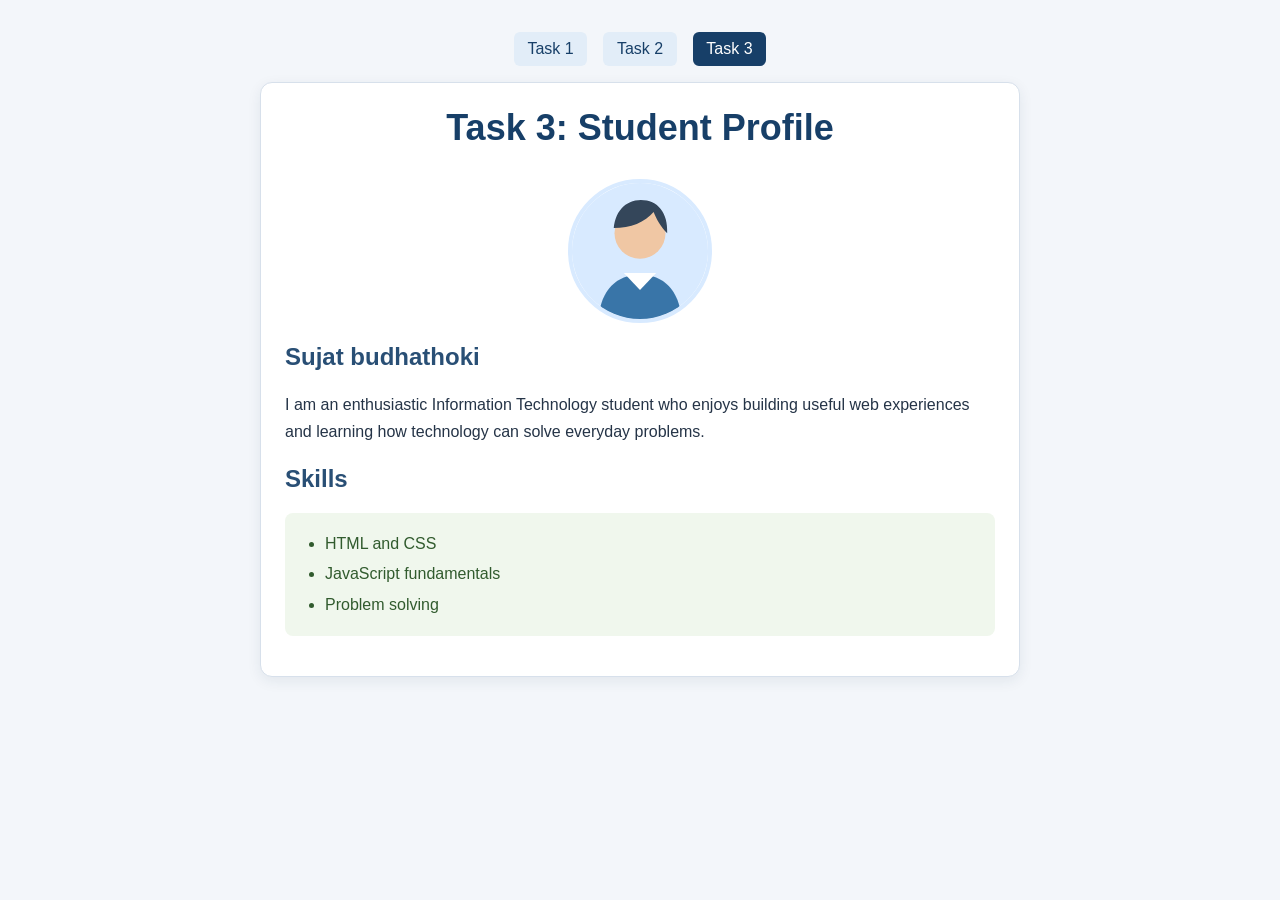
<file: index.html>
<!DOCTYPE html>
<html lang="en">
<head>
    <meta charset="UTF-8">
    <meta name="viewport" content="width=device-width, initial-scale=1.0">
    <meta name="description" content="Task 3: A student profile with an image and skills list.">
    <title>Task 3 - Student Profile</title>
    <link rel="stylesheet" href="style.css">
</head>
<body>
    <main class="page">
        <nav class="task-links" aria-label="Assignment tasks">
            <a href="task1.html">Task 1</a>
            <a href="task2.html">Task 2</a>
            <a href="index.html" aria-current="page">Task 3</a>
        </nav>
        <section class="profile" aria-labelledby="page-title">
            <h1 id="page-title">Task 3: Student Profile</h1>
            <img class="profile-image" src="student-avatar.svg" alt="Illustrated student avatar">
            <h2>Sujat budhathoki</h2>
            <p class="task3-description">
                I am an enthusiastic Information Technology student who enjoys building useful web
                experiences and learning how technology can solve everyday problems.
            </p>
            <h2>Skills</h2>
            <ul class="skills-list">
                <li>HTML and CSS</li>
                <li>JavaScript fundamentals</li>
                <li>Problem solving</li>
            </ul>
        </section>
    </main>
</body>
</html>
</file>
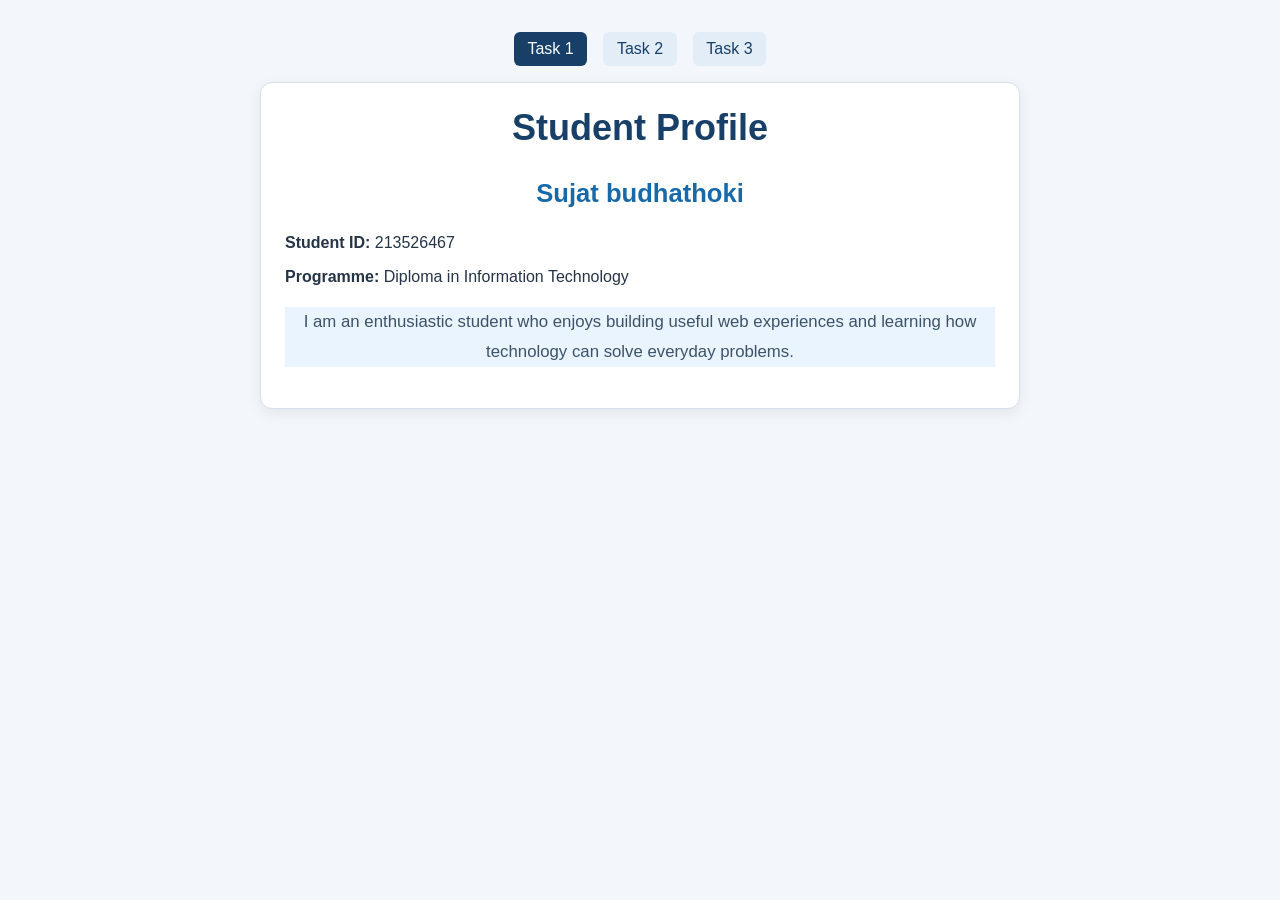
<file: task1.html>
<!DOCTYPE html>
<html lang="en">
<head>
    <meta charset="UTF-8">
    <meta name="viewport" content="width=device-width, initial-scale=1.0">
    <meta name="description" content="Task 1: Student details and examples of inline, internal, and external CSS.">
    <title>Task 1 - Student Profile</title>
    <link rel="stylesheet" href="style.css">
    <style>
        .task1-description {
            line-height: 1.8;
        }
    </style>
</head>
<body>
    <main class="page">
        <nav class="task-links" aria-label="Assignment tasks">
            <a href="task1.html" aria-current="page">Task 1</a>
            <a href="task2.html">Task 2</a>
            <a href="index.html">Task 3</a>
        </nav>
        <section class="task1-card" aria-labelledby="page-title">
            <h1 id="page-title">Student Profile</h1>
            <h2 style="color: #1769aa; font-size: 1.6rem; text-align: center;">Sujat budhathoki</h2>
            <p class="task1-details"><strong>Student ID:</strong> 213526467</p>
            <p class="task1-details"><strong>Programme:</strong> Diploma in Information Technology</p>
            <p class="task1-description">
                I am an enthusiastic student who enjoys building useful web experiences and learning
                how technology can solve everyday problems.
            </p>
        </section>
    </main>
</body>
</html>
</file>
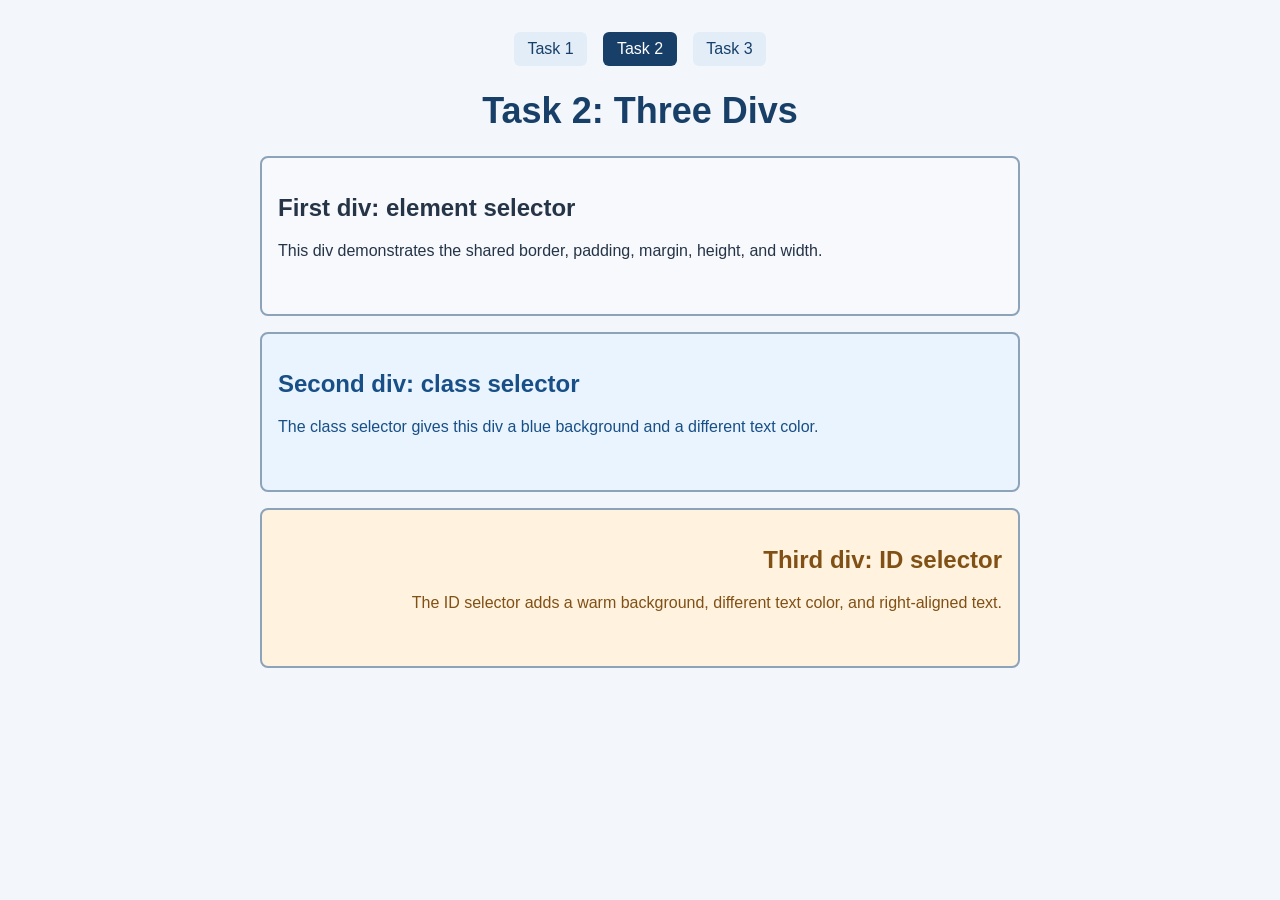
<file: task2.html>
<!DOCTYPE html>
<html lang="en">
<head>
    <meta charset="UTF-8">
    <meta name="viewport" content="width=device-width, initial-scale=1.0">
    <meta name="description" content="Task 2: Shared div styles and separate class and ID selector examples.">
    <title>Task 2 - Div Selectors</title>
    <link rel="stylesheet" href="task2.css">
</head>
<body>
    <main class="page">
        <nav class="task-links" aria-label="Assignment tasks">
            <a href="task1.html">Task 1</a>
            <a href="task2.html" aria-current="page">Task 2</a>
            <a href="index.html">Task 3</a>
        </nav>
        <h1>Task 2: Three Divs</h1>
        <div>
            <h2>First div: element selector</h2>
            <p>This div demonstrates the shared border, padding, margin, height, and width.</p>
        </div>
        <div class="second-div">
            <h2>Second div: class selector</h2>
            <p>The class selector gives this div a blue background and a different text color.</p>
        </div>
        <div id="third-div">
            <h2>Third div: ID selector</h2>
            <p>The ID selector adds a warm background, different text color, and right-aligned text.</p>
        </div>
    </main>
</body>
</html>
</file>
<file: style.css>
* {
    box-sizing: border-box;
}

body {
    margin: 0;
    padding: 2rem 1rem;
    background-color: #f3f6fa;
    color: #253447;
    font-family: Arial, Helvetica, sans-serif;
}

.page {
    width: min(100%, 760px);
    margin: 0 auto;
}

.task-links {
    display: flex;
    justify-content: center;
    gap: 1rem;
    margin-bottom: 1rem;
}

.task-links a {
    padding: 0.5rem 0.85rem;
    border-radius: 6px;
    background-color: #e2edf8;
    color: #173f68;
    text-decoration: none;
}

.task-links a[aria-current="page"] {
    background-color: #173f68;
    color: #ffffff;
}

.profile,
.task1-card {
    padding: 1.5rem;
    margin-bottom: 1.5rem;
    border: 1px solid #d7e0eb;
    border-radius: 12px;
    background-color: #ffffff;
    box-shadow: 0 4px 14px rgb(28 49 74 / 8%);
}

h1 {
    margin-top: 0;
    color: #173f68;
    font-size: 2.25rem;
    text-align: center;
}

h2 {
    color: #294f75;
}

p {
    line-height: 1.7;
}

.profile-image {
    display: block;
    width: 144px;
    height: 144px;
    margin: 0 auto 1rem;
    border: 4px solid #d8eaff;
    border-radius: 50%;
}

.task1-details {
    margin: 0.4rem 0;
}

.task1-description {
    color: #3d5268;
    background-color: #eaf4ff;
    font-size: 1.05rem;
    text-align: center;
}

.skills-list {
    padding: 1rem 1rem 1rem 2.5rem;
    border-radius: 8px;
    background-color: #f0f7ed;
    color: #315b2e;
    line-height: 1.9;
}

@media (max-width: 480px) {
    .profile,
    .task1-card {
        padding: 1rem;
    }

    h1 {
        font-size: 1.9rem;
    }
}
</file>
<file: task2.css>
* {
    box-sizing: border-box;
}

body {
    margin: 0;
    padding: 2rem 1rem;
    background-color: #f3f6fa;
    color: #253447;
    font-family: Arial, Helvetica, sans-serif;
}

.page {
    width: min(100%, 760px);
    margin: 0 auto;
}

.task-links {
    display: flex;
    justify-content: center;
    gap: 1rem;
    margin-bottom: 1rem;
}

.task-links a {
    padding: 0.5rem 0.85rem;
    border-radius: 6px;
    background-color: #e2edf8;
    color: #173f68;
    text-decoration: none;
}

.task-links a[aria-current="page"] {
    background-color: #173f68;
    color: #ffffff;
}

h1 {
    color: #173f68;
    font-size: 2.25rem;
    text-align: center;
}

div {
    width: 100%;
    height: 160px;
    padding: 1rem;
    margin: 0 auto 1rem;
    overflow: auto;
    border: 2px solid #8ca3ba;
    border-radius: 8px;
    background-color: #f7f9fc;
}

.second-div {
    background-color: #eaf4ff;
    color: #174f86;
}

#third-div {
    background-color: #fff2df;
    color: #805015;
    text-align: right;
}

@media (max-width: 480px) {
    h1 {
        font-size: 1.9rem;
    }
}
</file>
